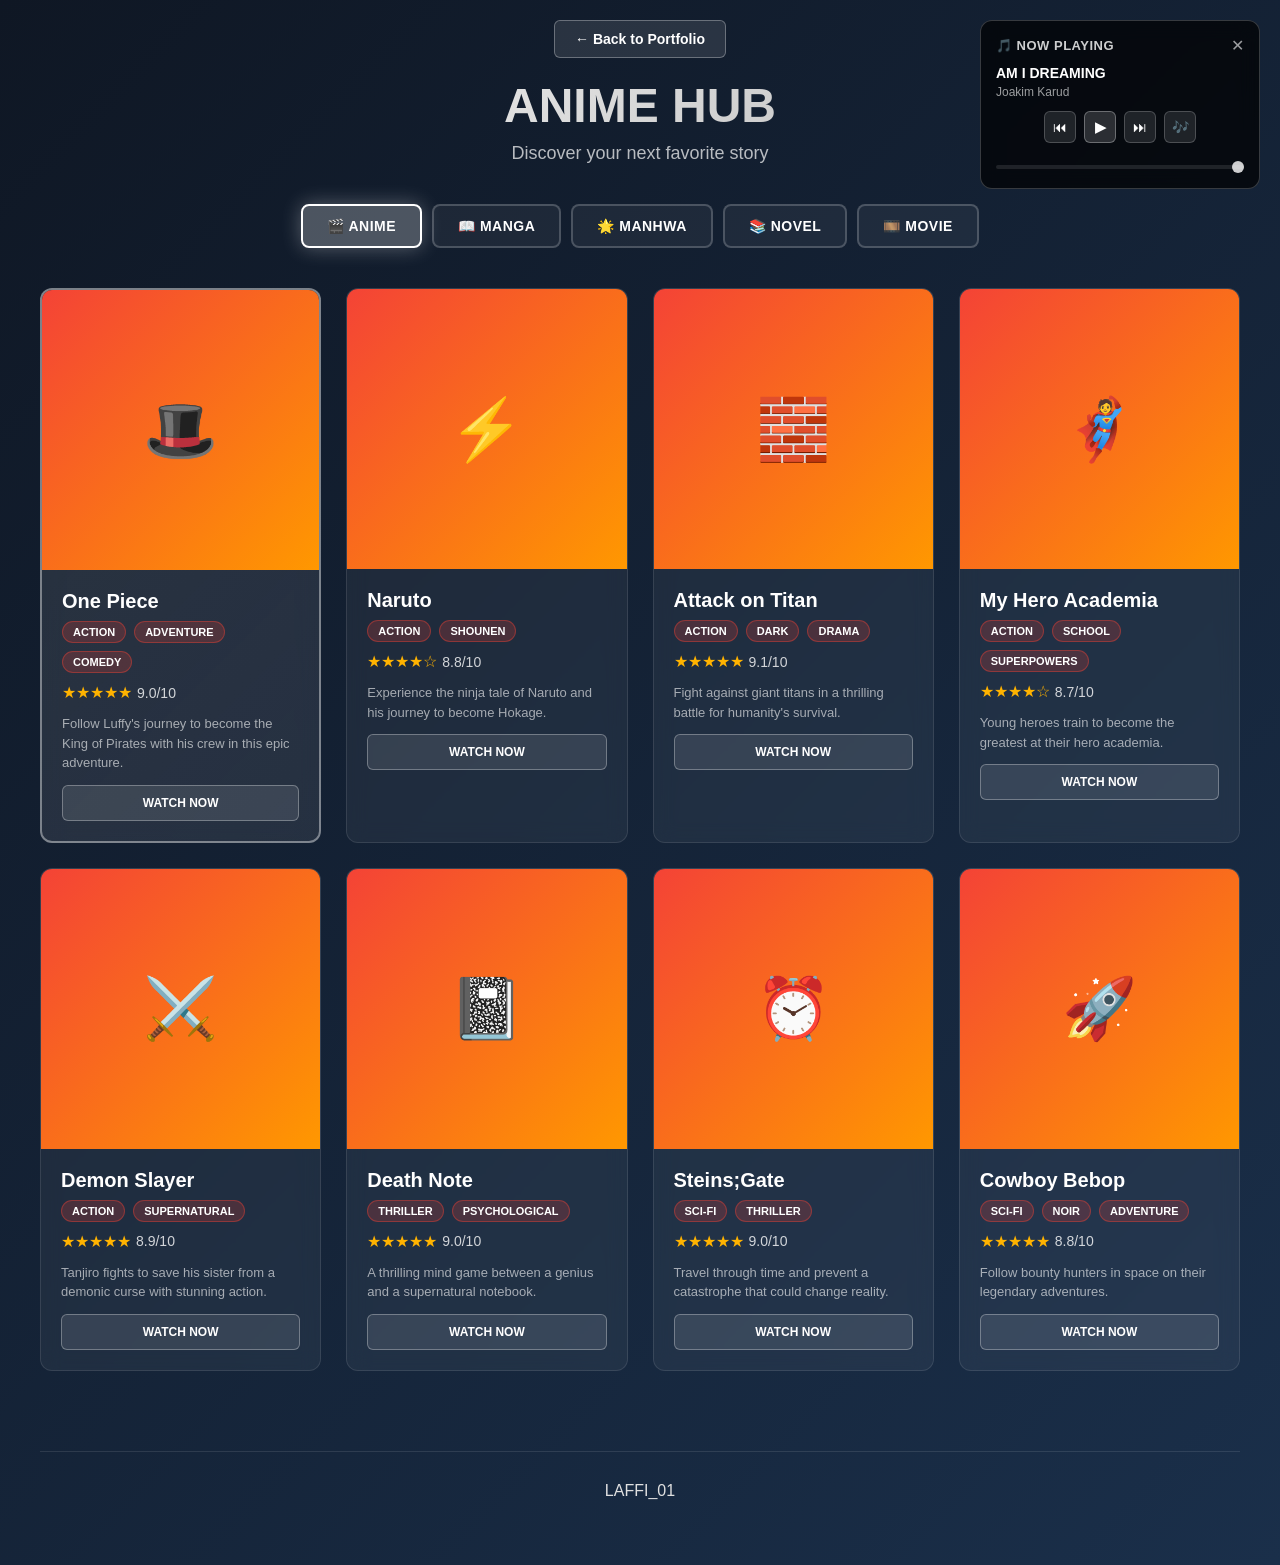
<file: anime.html>
<!DOCTYPE html>
<html lang="en">
<head>
    <meta charset="UTF-8">
    <meta name="viewport" content="width=device-width, initial-scale=1.0">
    <title>Anime Hub - LAFFI_01</title>
    <meta name="description" content="Explore anime recommendations, reviews, and discussions. Powered by LAFFI_01">
    <meta name="keywords" content="Anime, Manga, One Piece, Naruto, Reviews">
    <meta name="author" content="LAFFI_01">
    <meta property="og:title" content="Anime Hub - Explore Your Favorite Shows">
    <meta property="og:description" content="Discover anime recommendations and community discussions">
    <meta property="og:type" content="website">
    <meta name="theme-color" content="#f44336">
    <style>
        * {
            margin: 0;
            padding: 0;
            box-sizing: border-box;
        }

        body {
            font-family: 'Segoe UI', Tahoma, Geneva, Verdana, sans-serif;
            background: linear-gradient(135deg, #0f1724 0%, #1a2f4a 100%);
            color: #fff;
            min-height: 100vh;
            padding: 20px;
        }

        .container {
            max-width: 1200px;
            margin: 0 auto;
        }

        header {
            text-align: center;
            margin-bottom: 40px;
            animation: slideDown 0.6s ease;
        }

        .logo {
            font-size: 48px;
            margin-bottom: 15px;
        }

        h1 {
            font-size: 48px;
            margin-bottom: 10px;
            background: linear-gradient(135deg, #ffffff, #b0b0b0);
            -webkit-background-clip: text;
            -webkit-text-fill-color: transparent;
            background-clip: text;
        }

        .subtitle {
            font-size: 18px;
            color: rgba(255, 255, 255, 0.7);
            margin-bottom: 20px;
        }

        .nav-back {
            display: inline-block;
            padding: 10px 20px;
            background: rgba(255, 255, 255, 0.1);
            border: 1px solid rgba(255, 255, 255, 0.3);
            border-radius: 6px;
            color: #fff;
            text-decoration: none;
            cursor: pointer;
            transition: all 0.3s ease;
            font-size: 14px;
            font-weight: 600;
        }

        .nav-back:hover {
            background: rgba(255, 255, 255, 0.2);
            border-color: rgba(255, 255, 255, 0.6);
            transform: translateX(-5px);
        }

        /* Tab Navigation */
        .category-tabs {
            display: flex;
            gap: 10px;
            margin: 30px 0 40px 0;
            flex-wrap: wrap;
            justify-content: center;
            animation: slideDown 0.6s ease 0.2s both;
        }

        .category-btn {
            padding: 12px 24px;
            background: rgba(255, 255, 255, 0.05);
            border: 2px solid rgba(255, 255, 255, 0.2);
            color: #fff;
            border-radius: 8px;
            cursor: pointer;
            font-size: 14px;
            font-weight: 600;
            transition: all 0.3s ease;
            text-transform: uppercase;
            letter-spacing: 0.5px;
        }

        .category-btn:hover {
            background: rgba(255, 255, 255, 0.15);
            border-color: rgba(255, 255, 255, 0.6);
            transform: translateY(-2px);
        }

        .category-btn.active {
            background: rgba(255, 255, 255, 0.25);
            border-color: #ffffff;
            box-shadow: 0 0 20px rgba(255, 255, 255, 0.3);
        }

        .content-section {
            display: none;
        }

        .content-section.active {
            display: block;
            animation: fadeIn 0.5s ease;
        }

        .anime-grid {
            display: grid;
            grid-template-columns: repeat(auto-fit, minmax(250px, 1fr));
            gap: 25px;
            margin-top: 0;
            animation: fadeIn 0.8s ease;
        }

        .anime-card {
            background: rgba(255, 255, 255, 0.05);
            border: 1px solid rgba(255, 255, 255, 0.1);
            border-radius: 12px;
            overflow: hidden;
            transition: all 0.3s ease;
            cursor: pointer;
            backdrop-filter: blur(10px);
        }

        .anime-card:hover {
            transform: translateY(-8px);
            background: rgba(255, 255, 255, 0.1);
            border-color: rgba(255, 255, 255, 0.4);
            box-shadow: 0 8px 32px rgba(255, 255, 255, 0.15);
        }

        .anime-image {
            width: 100%;
            height: 280px;
            background: linear-gradient(135deg, #f44336, #ff9800);
            display: flex;
            align-items: center;
            justify-content: center;
            font-size: 60px;
        }

        .anime-content {
            padding: 20px;
        }

        .anime-title {
            font-size: 20px;
            font-weight: 700;
            margin-bottom: 8px;
        }

        .anime-genre {
            display: flex;
            gap: 8px;
            margin-bottom: 10px;
            flex-wrap: wrap;
        }

        .genre-tag {
            background: rgba(244, 67, 54, 0.2);
            border: 1px solid rgba(244, 67, 54, 0.4);
            padding: 4px 10px;
            border-radius: 12px;
            font-size: 11px;
            font-weight: 600;
            text-transform: uppercase;
        }

        .anime-rating {
            display: flex;
            align-items: center;
            gap: 5px;
            font-size: 14px;
            color: rgba(255, 255, 255, 0.8);
        }

        .stars {
            color: #ffb300;
            font-size: 16px;
        }

        .anime-description {
            font-size: 13px;
            color: rgba(255, 255, 255, 0.6);
            line-height: 1.5;
            margin: 12px 0;
        }

        .anime-btn {
            width: 100%;
            padding: 10px 0;
            background: rgba(255, 255, 255, 0.1);
            border: 1px solid rgba(255, 255, 255, 0.3);
            color: #fff;
            border-radius: 6px;
            cursor: pointer;
            font-weight: 600;
            font-size: 12px;
            transition: all 0.3s ease;
            text-transform: uppercase;
        }

        .anime-btn:hover {
            background: rgba(255, 255, 255, 0.2);
            border-color: rgba(255, 255, 255, 0.6);
        }

        .featured {
            background: linear-gradient(135deg, rgba(255, 255, 255, 0.1), rgba(200, 200, 200, 0.1));
            border: 2px solid rgba(255, 255, 255, 0.4);
            grid-column: span 1;
        }

        @media (max-width: 768px) {
            h1 {
                font-size: 32px;
            }

            .anime-grid {
                grid-template-columns: repeat(auto-fit, minmax(160px, 1fr));
                gap: 15px;
            }

            .anime-card {
                height: 100%;
            }

            .anime-image {
                height: 200px;
                font-size: 40px;
            }

            .anime-content {
                padding: 15px;
            }

            .anime-title {
                font-size: 16px;
            }
        }

        @keyframes slideDown {
            from {
                opacity: 0;
                transform: translateY(-20px);
            }
            to {
                opacity: 1;
                transform: translateY(0);
            }
        }

        @keyframes fadeIn {
            from {
                opacity: 0;
            }
            to {
                opacity: 1;
            }
        }

        /* Mini Music Player */
        .mini-music-player {
            position: fixed;
            top: 20px;
            right: 20px;
            background: rgba(0, 0, 0, 0.7);
            border: 1px solid rgba(255, 255, 255, 0.2);
            border-radius: 12px;
            padding: 15px;
            backdrop-filter: blur(10px);
            z-index: 1000;
            min-width: 280px;
            animation: slideDown 0.4s ease;
        }

        .mini-player-header {
            display: flex;
            align-items: center;
            justify-content: space-between;
            margin-bottom: 10px;
        }

        .mini-player-title {
            font-size: 13px;
            font-weight: 700;
            color: rgba(255, 255, 255, 0.8);
            text-transform: uppercase;
            letter-spacing: 0.5px;
        }

        .mini-player-close {
            background: none;
            border: none;
            color: rgba(255, 255, 255, 0.6);
            cursor: pointer;
            font-size: 16px;
            padding: 0;
            transition: color 0.3s ease;
        }

        .mini-player-close:hover {
            color: rgba(255, 255, 255, 1);
        }

        .mini-player-track {
            margin-bottom: 12px;
        }

        .mini-track-name {
            font-size: 14px;
            font-weight: 600;
            color: #fff;
            margin-bottom: 4px;
            white-space: nowrap;
            overflow: hidden;
            text-overflow: ellipsis;
        }

        .mini-track-artist {
            font-size: 12px;
            color: rgba(255, 255, 255, 0.6);
            white-space: nowrap;
            overflow: hidden;
            text-overflow: ellipsis;
        }

        .mini-player-controls {
            display: flex;
            gap: 8px;
            justify-content: center;
            align-items: center;
        }

        .mini-player-btn {
            background: rgba(255, 255, 255, 0.1);
            border: 1px solid rgba(255, 255, 255, 0.2);
            color: #fff;
            width: 32px;
            height: 32px;
            border-radius: 6px;
            cursor: pointer;
            display: flex;
            align-items: center;
            justify-content: center;
            font-size: 14px;
            transition: all 0.3s ease;
        }

        .mini-player-btn:hover {
            background: rgba(255, 255, 255, 0.2);
            border-color: rgba(255, 255, 255, 0.4);
        }

        .mini-player-btn.play-btn {
            background: rgba(255, 255, 255, 0.15);
            border-color: rgba(255, 255, 255, 0.3);
            font-weight: 700;
        }

        .mini-player-volume {
            width: 100%;
        }

        .mini-volume-slider {
            width: 100%;
            height: 4px;
            border-radius: 2px;
            background: rgba(255, 255, 255, 0.1);
            outline: none;
            -webkit-appearance: none;
            appearance: none;
        }

        .mini-volume-slider::-webkit-slider-thumb {
            -webkit-appearance: none;
            appearance: none;
            width: 12px;
            height: 12px;
            border-radius: 50%;
            background: rgba(255, 255, 255, 0.8);
            cursor: pointer;
            transition: all 0.3s ease;
        }

        .mini-volume-slider::-webkit-slider-thumb:hover {
            background: rgba(255, 255, 255, 1);
            box-shadow: 0 0 8px rgba(255, 255, 255, 0.6);
        }

        .mini-volume-slider::-moz-range-thumb {
            width: 12px;
            height: 12px;
            border-radius: 50%;
            background: rgba(255, 255, 255, 0.8);
            cursor: pointer;
            border: none;
            transition: all 0.3s ease;
        }

        .mini-volume-slider::-moz-range-thumb:hover {
            background: rgba(255, 255, 255, 1);
            box-shadow: 0 0 8px rgba(255, 255, 255, 0.6);
        }

        @media (max-width: 768px) {
            .mini-music-player {
                top: auto;
                bottom: 20px;
                right: 20px;
                left: 20px;
                min-width: auto;
            }
        }

        .footer {
            text-align: center;
            margin-top: 80px;
            padding: 30px;
            color: rgba(255, 255, 255, 0.5);
            border-top: 1px solid rgba(255, 255, 255, 0.1);
        }

        .footer a {
            color: #e0e0e0;
            text-decoration: none;
            transition: all 0.3s ease;
        }

        .footer a:hover {
            text-decoration: underline;
            color: #ffffff;
        }
    </style>
</head>
<body>
    <!-- Main Audio Element (for compatibility with script.js) -->
    <audio id="backgroundMusic" style="display: none;" preload="auto" crossorigin="anonymous">
        <source id="audio-source" src="music/hit-the-road.mp3" type="audio/mpeg">
        Your browser does not support the audio element.
    </audio>

    <!-- Mini Music Player -->
    <div class="mini-music-player" id="miniMusicPlayer">
        <div class="mini-player-header">
            <div class="mini-player-title">🎵 Now Playing</div>
            <button class="mini-player-close" id="closeMiniPlayer">✕</button>
        </div>
        <div class="mini-player-track">
            <div class="mini-track-name" id="miniTrackName">Loading...</div>
            <div class="mini-track-artist" id="miniTrackArtist">Music</div>
        </div>
        <div class="mini-player-controls">
            <button class="mini-player-btn" id="miniPrevBtn" title="Previous">⏮</button>
            <button class="mini-player-btn play-btn" id="miniPlayBtn" title="Play/Pause">▶</button>
            <button class="mini-player-btn" id="miniNextBtn" title="Next">⏭</button>
            <button class="mini-player-btn" id="miniBackToPlayer" title="Go to Player">🎶</button>
        </div>
        <div class="mini-player-volume" style="margin-top: 12px;">
            <input type="range" id="miniVolumeSlider" class="mini-volume-slider" min="0" max="100" value="100" title="Volume">
        </div>
    </div>

    <!-- Hidden Audio Element for Mini Music Player -->
    <audio id="miniMusicAudio" style="display: none;" preload="auto" crossorigin="anonymous">
        <source id="miniAudioSource" type="audio/mpeg">
    </audio>

    <div class="container">
        <header>
            <div style="margin-bottom: 20px;">
                <a href="index.html" class="nav-back">← Back to Portfolio</a>
            </div>
            <div class="logo"></div>
            <h1>ANIME HUB</h1>
            <p class="subtitle">Discover your next favorite story</p>
        </header>

        <!-- Category Tabs -->
        <div class="category-tabs">
            <button class="category-btn active" data-category="anime">🎬 Anime</button>
            <button class="category-btn" data-category="manga">📖 Manga</button>
            <button class="category-btn" data-category="manhwa">🌟 Manhwa</button>
            <button class="category-btn" data-category="novel">📚 Novel</button>
            <button class="category-btn" data-category="movie">🎞️ Movie</button>
        </div>

        <!-- Anime Section -->
        <div class="content-section active" data-section="anime">
            <div class="anime-grid">
            <!-- One Piece -->
            <div class="anime-card featured">
                <div class="anime-image">🎩</div>
                <div class="anime-content">
                    <h3 class="anime-title">One Piece</h3>
                    <div class="anime-genre">
                        <span class="genre-tag">Action</span>
                        <span class="genre-tag">Adventure</span>
                        <span class="genre-tag">Comedy</span>
                    </div>
                    <div class="anime-rating">
                        <span class="stars">★★★★★</span>
                        <span>9.0/10</span>
                    </div>
                    <p class="anime-description">Follow Luffy's journey to become the King of Pirates with his crew in this epic adventure.</p>
                    <button class="anime-btn">Watch Now</button>
                </div>
            </div>

            <!-- Naruto -->
            <div class="anime-card">
                <div class="anime-image">⚡</div>
                <div class="anime-content">
                    <h3 class="anime-title">Naruto</h3>
                    <div class="anime-genre">
                        <span class="genre-tag">Action</span>
                        <span class="genre-tag">Shounen</span>
                    </div>
                    <div class="anime-rating">
                        <span class="stars">★★★★☆</span>
                        <span>8.8/10</span>
                    </div>
                    <p class="anime-description">Experience the ninja tale of Naruto and his journey to become Hokage.</p>
                    <button class="anime-btn">Watch Now</button>
                </div>
            </div>

            <!-- Attack on Titan -->
            <div class="anime-card">
                <div class="anime-image">🧱</div>
                <div class="anime-content">
                    <h3 class="anime-title">Attack on Titan</h3>
                    <div class="anime-genre">
                        <span class="genre-tag">Action</span>
                        <span class="genre-tag">Dark</span>
                        <span class="genre-tag">Drama</span>
                    </div>
                    <div class="anime-rating">
                        <span class="stars">★★★★★</span>
                        <span>9.1/10</span>
                    </div>
                    <p class="anime-description">Fight against giant titans in a thrilling battle for humanity's survival.</p>
                    <button class="anime-btn">Watch Now</button>
                </div>
            </div>

            <!-- My Hero Academia -->
            <div class="anime-card">
                <div class="anime-image">🦸</div>
                <div class="anime-content">
                    <h3 class="anime-title">My Hero Academia</h3>
                    <div class="anime-genre">
                        <span class="genre-tag">Action</span>
                        <span class="genre-tag">School</span>
                        <span class="genre-tag">Superpowers</span>
                    </div>
                    <div class="anime-rating">
                        <span class="stars">★★★★☆</span>
                        <span>8.7/10</span>
                    </div>
                    <p class="anime-description">Young heroes train to become the greatest at their hero academia.</p>
                    <button class="anime-btn">Watch Now</button>
                </div>
            </div>

            <!-- Demon Slayer -->
            <div class="anime-card">
                <div class="anime-image">⚔️</div>
                <div class="anime-content">
                    <h3 class="anime-title">Demon Slayer</h3>
                    <div class="anime-genre">
                        <span class="genre-tag">Action</span>
                        <span class="genre-tag">Supernatural</span>
                    </div>
                    <div class="anime-rating">
                        <span class="stars">★★★★★</span>
                        <span>8.9/10</span>
                    </div>
                    <p class="anime-description">Tanjiro fights to save his sister from a demonic curse with stunning action.</p>
                    <button class="anime-btn">Watch Now</button>
                </div>
            </div>

            <!-- Death Note -->
            <div class="anime-card">
                <div class="anime-image">📓</div>
                <div class="anime-content">
                    <h3 class="anime-title">Death Note</h3>
                    <div class="anime-genre">
                        <span class="genre-tag">Thriller</span>
                        <span class="genre-tag">Psychological</span>
                    </div>
                    <div class="anime-rating">
                        <span class="stars">★★★★★</span>
                        <span>9.0/10</span>
                    </div>
                    <p class="anime-description">A thrilling mind game between a genius and a supernatural notebook.</p>
                    <button class="anime-btn">Watch Now</button>
                </div>
            </div>

            <!-- Steins;Gate -->
            <div class="anime-card">
                <div class="anime-image">⏰</div>
                <div class="anime-content">
                    <h3 class="anime-title">Steins;Gate</h3>
                    <div class="anime-genre">
                        <span class="genre-tag">Sci-Fi</span>
                        <span class="genre-tag">Thriller</span>
                    </div>
                    <div class="anime-rating">
                        <span class="stars">★★★★★</span>
                        <span>9.0/10</span>
                    </div>
                    <p class="anime-description">Travel through time and prevent a catastrophe that could change reality.</p>
                    <button class="anime-btn">Watch Now</button>
                </div>
            </div>

            <!-- Cowboy Bebop -->
            <div class="anime-card">
                <div class="anime-image">🚀</div>
                <div class="anime-content">
                    <h3 class="anime-title">Cowboy Bebop</h3>
                    <div class="anime-genre">
                        <span class="genre-tag">Sci-Fi</span>
                        <span class="genre-tag">Noir</span>
                        <span class="genre-tag">Adventure</span>
                    </div>
                    <div class="anime-rating">
                        <span class="stars">★★★★★</span>
                        <span>8.8/10</span>
                    </div>
                    <p class="anime-description">Follow bounty hunters in space on their legendary adventures.</p>
                    <button class="anime-btn">Watch Now</button>
                </div>
            </div>
        </div>
        </div>

        <!-- Manga Section -->
        <div class="content-section" data-section="manga">
            <div class="anime-grid">
                <!-- Berserk Manga -->
                <div class="anime-card featured">
                    <div class="anime-image">⚔️</div>
                    <div class="anime-content">
                        <h3 class="anime-title">Berserk</h3>
                        <div class="anime-genre">
                            <span class="genre-tag">Action</span>
                            <span class="genre-tag">Dark Fantasy</span>
                        </div>
                        <div class="anime-rating">
                            <span class="stars">★★★★★</span>
                            <span>9.5/10</span>
                        </div>
                        <p class="anime-description">An epic dark fantasy manga following a swordsman in his pursuit of revenge.</p>
                        <button class="anime-btn">Read Now</button>
                    </div>
                </div>

                <!-- Jojo's Bizarre Adventure Manga -->
                <div class="anime-card">
                    <div class="anime-image">👊</div>
                    <div class="anime-content">
                        <h3 class="anime-title">JoJo's Bizarre Adventure</h3>
                        <div class="anime-genre">
                            <span class="genre-tag">Action</span>
                            <span class="genre-tag">Adventure</span>
                        </div>
                        <div class="anime-rating">
                            <span class="stars">★★★★☆</span>
                            <span>8.9/10</span>
                        </div>
                        <p class="anime-description">Multiple generations of the Joestar family face supernatural threats across time.</p>
                        <button class="anime-btn">Read Now</button>
                    </div>
                </div>

                <!-- Vinland Saga Manga -->
                <div class="anime-card">
                    <div class="anime-image">⛵</div>
                    <div class="anime-content">
                        <h3 class="anime-title">Vinland Saga</h3>
                        <div class="anime-genre">
                            <span class="genre-tag">Historical</span>
                            <span class="genre-tag">Adventure</span>
                        </div>
                        <div class="anime-rating">
                            <span class="stars">★★★★★</span>
                            <span>9.2/10</span>
                        </div>
                        <p class="anime-description">A Viking warrior seeks redemption on the shores of Vinland.</p>
                        <button class="anime-btn">Read Now</button>
                    </div>
                </div>

                <!-- Fullmetal Alchemist Manga -->
                <div class="anime-card">
                    <div class="anime-image">🔬</div>
                    <div class="anime-content">
                        <h3 class="anime-title">Fullmetal Alchemist</h3>
                        <div class="anime-genre">
                            <span class="genre-tag">Action</span>
                            <span class="genre-tag">Science Fiction</span>
                        </div>
                        <div class="anime-rating">
                            <span class="stars">★★★★★</span>
                            <span>9.1/10</span>
                        </div>
                        <p class="anime-description">Two brothers seek the Philosopher's Stone to restore their bodies through alchemy.</p>
                        <button class="anime-btn">Read Now</button>
                    </div>
                </div>
            </div>
        </div>

        <!-- Manhwa Section -->
        <div class="content-section" data-section="manhwa">
            <div class="anime-grid">
                <!-- Tower of God Manhwa -->
                <div class="anime-card featured">
                    <div class="anime-image">🌀</div>
                    <div class="anime-content">
                        <h3 class="anime-title">Tower of God</h3>
                        <div class="anime-genre">
                            <span class="genre-tag">Action</span>
                            <span class="genre-tag">Adventure</span>
                        </div>
                        <div class="anime-rating">
                            <span class="stars">★★★★★</span>
                            <span>9.3/10</span>
                        </div>
                        <p class="anime-description">A mysterious tower where climbers must survive deadly challenges to reach the top.</p>
                        <button class="anime-btn">Read Now</button>
                    </div>
                </div>

                <!-- Solo Leveling Manhwa -->
                <div class="anime-card featured">
                    <div class="anime-image">✨</div>
                    <div class="anime-content">
                        <h3 class="anime-title">Solo Leveling</h3>
                        <div class="anime-genre">
                            <span class="genre-tag">Action</span>
                            <span class="genre-tag">Fantasy</span>
                        </div>
                        <div class="anime-rating">
                            <span class="stars">★★★★★</span>
                            <span>9.4/10</span>
                        </div>
                        <p class="anime-description">A weak hunter discovers a system to grow stronger and climb ranks in the hunter hierarchy.</p>
                        <button class="anime-btn">Read Now</button>
                    </div>
                </div>

                <!-- The Beginning After The End Manhwa -->
                <div class="anime-card">
                    <div class="anime-image">👑</div>
                    <div class="anime-content">
                        <h3 class="anime-title">The Beginning After The End</h3>
                        <div class="anime-genre">
                            <span class="genre-tag">Fantasy</span>
                            <span class="genre-tag">Reincarnation</span>
                        </div>
                        <div class="anime-rating">
                            <span class="stars">★★★★☆</span>
                            <span>8.7/10</span>
                        </div>
                        <p class="anime-description">A king reincarnated in a world of magic seeks to change his fate.</p>
                        <button class="anime-btn">Read Now</button>
                    </div>
                </div>

                <!-- Omniscient Reader's Viewpoint Manhwa -->
                <div class="anime-card">
                    <div class="anime-image">📖</div>
                    <div class="anime-content">
                        <h3 class="anime-title">Omniscient Reader's Viewpoint</h3>
                        <div class="anime-genre">
                            <span class="genre-tag">Fantasy</span>
                            <span class="genre-tag">Mystery</span>
                        </div>
                        <div class="anime-rating">
                            <span class="stars">★★★★★</span>
                            <span>9.0/10</span>
                        </div>
                        <p class="anime-description">A reader finds himself inside the novel he's been reading with unique knowledge of the story.</p>
                        <button class="anime-btn">Read Now</button>
                    </div>
                </div>
            </div>
        </div>

        <!-- Novel Section -->
        <div class="content-section" data-section="novel">
            <div class="anime-grid">
                <!-- Mistborn Novel -->
                <div class="anime-card featured">
                    <div class="anime-image">⏰</div>
                    <div class="anime-content">
                        <h3 class="anime-title">Mistborn</h3>
                        <div class="anime-genre">
                            <span class="genre-tag">Fantasy</span>
                            <span class="genre-tag">Adventure</span>
                        </div>
                        <div class="anime-rating">
                            <span class="stars">★★★★★</span>
                            <span>9.0/10</span>
                        </div>
                        <p class="anime-description">A street orphan discovers she has powerful magical abilities in a world of ash.</p>
                        <button class="anime-btn">Read Now</button>
                    </div>
                </div>

                <!-- The Name of the Wind Novel -->
                <div class="anime-card">
                    <div class="anime-image">🌬️</div>
                    <div class="anime-content">
                        <h3 class="anime-title">The Name of the Wind</h3>
                        <div class="anime-genre">
                            <span class="genre-tag">Fantasy</span>
                            <span class="genre-tag">Mystery</span>
                        </div>
                        <div class="anime-rating">
                            <span class="stars">★★★★☆</span>
                            <span>8.8/10</span>
                        </div>
                        <p class="anime-description">A legendary figure tells the true story of his early years and rise to fame.</p>
                        <button class="anime-btn">Read Now</button>
                    </div>
                </div>

                <!-- The Way of Kings Novel -->
                <div class="anime-card">
                    <div class="anime-image">🗡️</div>
                    <div class="anime-content">
                        <h3 class="anime-title">The Way of Kings</h3>
                        <div class="anime-genre">
                            <span class="genre-tag">Fantasy</span>
                            <span class="genre-tag">Epic</span>
                        </div>
                        <div class="anime-rating">
                            <span class="stars">★★★★★</span>
                            <span>9.2/10</span>
                        </div>
                        <p class="anime-description">An epic fantasy with multiple perspectives in a world of storms and ancient powers.</p>
                        <button class="anime-btn">Read Now</button>
                    </div>
                </div>

                <!-- Percy Jackson Novel -->
                <div class="anime-card">
                    <div class="anime-image">⚡</div>
                    <div class="anime-content">
                        <h3 class="anime-title">Percy Jackson Series</h3>
                        <div class="anime-genre">
                            <span class="genre-tag">Fantasy</span>
                            <span class="genre-tag">Adventure</span>
                        </div>
                        <div class="anime-rating">
                            <span class="stars">★★★★☆</span>
                            <span>8.5/10</span>
                        </div>
                        <p class="anime-description">A boy discovers he's the son of a Greek god and must save the world.</p>
                        <button class="anime-btn">Read Now</button>
                    </div>
                </div>
            </div>
        </div>

        <!-- Movie Section -->
        <div class="content-section" data-section="movie">
            <div class="anime-grid">
                <!-- Your Name Movie -->
                <div class="anime-card featured">
                    <div class="anime-image">🌸</div>
                    <div class="anime-content">
                        <h3 class="anime-title">Your Name</h3>
                        <div class="anime-genre">
                            <span class="genre-tag">Romance</span>
                            <span class="genre-tag">Fantasy</span>
                        </div>
                        <div class="anime-rating">
                            <span class="stars">★★★★★</span>
                            <span>9.3/10</span>
                        </div>
                        <p class="anime-description">Two teenagers mysteriously swap bodies across time in this beautiful tale.</p>
                        <button class="anime-btn">Watch Now</button>
                    </div>
                </div>

                <!-- A Silent Voice Movie -->
                <div class="anime-card featured">
                    <div class="anime-image">🤝</div>
                    <div class="anime-content">
                        <h3 class="anime-title">A Silent Voice</h3>
                        <div class="anime-genre">
                            <span class="genre-tag">Drama</span>
                            <span class="genre-tag">Romance</span>
                        </div>
                        <div class="anime-rating">
                            <span class="stars">★★★★★</span>
                            <span>9.1/10</span>
                        </div>
                        <p class="anime-description">A story of redemption as a boy seeks to make amends with the deaf girl he bullied.</p>
                        <button class="anime-btn">Watch Now</button>
                    </div>
                </div>

                <!-- Demon Slayer Movie -->
                <div class="anime-card">
                    <div class="anime-image">🔥</div>
                    <div class="anime-content">
                        <h3 class="anime-title">Demon Slayer: Mugen Train</h3>
                        <div class="anime-genre">
                            <span class="genre-tag">Action</span>
                            <span class="genre-tag">Supernatural</span>
                        </div>
                        <div class="anime-rating">
                            <span class="stars">★★★★★</span>
                            <span>8.9/10</span>
                        </div>
                        <p class="anime-description">Tanjiro faces powerful demons on a mysterious train filled with illusions.</p>
                        <button class="anime-btn">Watch Now</button>
                    </div>
                </div>

                <!-- Weathering with You Movie -->
                <div class="anime-card">
                    <div class="anime-image">⛅</div>
                    <div class="anime-content">
                        <h3 class="anime-title">Weathering with You</h3>
                        <div class="anime-genre">
                            <span class="genre-tag">Romance</span>
                            <span class="genre-tag">Fantasy</span>
                        </div>
                        <div class="anime-rating">
                            <span class="stars">★★★★☆</span>
                            <span>8.7/10</span>
                        </div>
                        <p class="anime-description">A boy meets a girl who can control the weather in this visually stunning film.</p>
                        <button class="anime-btn">Watch Now</button>
                    </div>
                </div>
            </div>
        </div>

        <div class="footer">
            <p> <a href="index.html">LAFFI_01</a> </p>
            <p style="margin-top: 15px; font-size: 12px;"></p>
        </div>
    </div>

    <script>
        // Category tab switching
        document.querySelectorAll('.category-btn').forEach(btn => {
            btn.addEventListener('click', function() {
                const category = this.getAttribute('data-category');
                
                // Update active button
                document.querySelectorAll('.category-btn').forEach(b => b.classList.remove('active'));
                this.classList.add('active');
                
                // Update active section
                document.querySelectorAll('.content-section').forEach(section => section.classList.remove('active'));
                document.querySelector(`[data-section="${category}"]`).classList.add('active');
            });
        });

        // Add smooth scroll behavior
        document.querySelectorAll('a').forEach(link => {
            link.addEventListener('click', function(e) {
                if (this.getAttribute('href').startsWith('#')) {
                    e.preventDefault();
                    const target = document.querySelector(this.getAttribute('href'));
                    if (target) {
                        target.scrollIntoView({ behavior: 'smooth' });
                    }
                }
            });
        });

        // Add watch button interactions
        document.querySelectorAll('.anime-btn').forEach(btn => {
            btn.addEventListener('click', function() {
                const title = this.parentElement.querySelector('.anime-title').textContent;
                const buttonText = this.textContent;
                alert(`🎬 Great choice! Check official streaming platforms to ${buttonText.toLowerCase()} "${title}"`);
            });
        });

        // --- MINI MUSIC PLAYER ---
        // Variables to sync with index.html
        let miniPlaylist = [];
        let miniCurrentTrackIndex = 0;
        let miniIsPlaying = false;
        const miniAudio = document.getElementById('miniMusicAudio');
        const miniAudioSource = document.getElementById('miniAudioSource');

        // Sync volume from sessionStorage (from index.html)
        function syncVolumeFromSessionStorage() {
            const savedVolume = sessionStorage.getItem('currentVolume');
            const miniVolumeSlider = document.getElementById('miniVolumeSlider');
            
            if (savedVolume !== null) {
                const volume = parseInt(savedVolume) / 100;
                if (miniAudio) {
                    miniAudio.volume = volume;
                }
                if (miniVolumeSlider) {
                    miniVolumeSlider.value = savedVolume;
                }
            }
        }

        // Save mini playback state with timestamp
        function saveMiniPlaybackState() {
            const state = {
                trackIndex: miniCurrentTrackIndex,
                currentTime: (miniAudio && !isNaN(miniAudio.currentTime)) ? miniAudio.currentTime : 0,
                isPlaying: miniIsPlaying,
                volume: (miniAudio && miniAudio.volume !== undefined) ? Math.round(miniAudio.volume * 100) : 100,
                timestamp: Date.now()
            };
            sessionStorage.setItem('musicPlaybackState', JSON.stringify(state));
        }

        // Periodically check for volume changes from index.html
        function setupVolumeSync() {
            let lastVolume = sessionStorage.getItem('currentVolume');
            setInterval(() => {
                const currentStoredVolume = sessionStorage.getItem('currentVolume');
                if (currentStoredVolume !== lastVolume) {
                    syncVolumeFromSessionStorage();
                    lastVolume = currentStoredVolume;
                }
            }, 300);
        }

        // Setup auto-save for playback state while playing
        let lastAutoSaveTime = 0;
        function setupMiniAutoSave() {
            if (miniAudio) {
                miniAudio.addEventListener('timeupdate', () => {
                    if (miniIsPlaying) {
                        const now = Date.now();
                        // Only save every 1 second to avoid excessive sessionStorage writes
                        if (now - lastAutoSaveTime > 1000) {
                            saveMiniPlaybackState();
                            lastAutoSaveTime = now;
                        }
                    }
                });
            }
        }

        // Initialize mini music player
        async function initMiniMusicPlayer() {
            // Load playlist from sessionStorage or fetch
            await loadMiniPlaylist();
            
            // Restore state after playlist is loaded
            restoreMiniPlaybackState();
            
            // Sync volume from index.html
            syncVolumeFromSessionStorage();
            
            // Setup controls
            const miniPlayBtn = document.getElementById('miniPlayBtn');
            const miniPrevBtn = document.getElementById('miniPrevBtn');
            const miniNextBtn = document.getElementById('miniNextBtn');
            const closeMiniBtn = document.getElementById('closeMiniPlayer');
            const backToPlayerBtn = document.getElementById('miniBackToPlayer');

            if (miniPlayBtn) miniPlayBtn.addEventListener('click', miniTogglePlay);
            if (miniPrevBtn) miniPrevBtn.addEventListener('click', miniPreviousTrack);
            if (miniNextBtn) miniNextBtn.addEventListener('click', miniNextTrack);
            if (closeMiniBtn) closeMiniBtn.addEventListener('click', () => {
                document.getElementById('miniMusicPlayer').style.display = 'none';
            });
            if (backToPlayerBtn) backToPlayerBtn.addEventListener('click', () => {
                // Save current playback state before navigating
                saveMiniPlaybackState();
                // Navigate back to index.html - music will continue from saved state
                window.location.href = 'index.html';
            });

            // Volume control
            const miniVolumeSlider = document.getElementById('miniVolumeSlider');
            if (miniVolumeSlider) {
                miniVolumeSlider.addEventListener('input', (e) => {
                    const volumeValue = parseInt(e.target.value);
                    const volume = volumeValue / 100;
                    if (miniAudio) {
                        miniAudio.volume = volume;
                    }
                    // Save to sessionStorage so it syncs with index.html
                    // Ensure we save it as a string integer (0-100)
                    sessionStorage.setItem('currentVolume', String(volumeValue));
                });
            }

            // Audio event listeners
            if (miniAudio) {
                miniAudio.addEventListener('ended', miniNextTrack);
                miniAudio.addEventListener('error', () => {
                    console.warn('Audio playback error');
                    console.warn('Error code:', miniAudio.error?.code);
                    if (miniPlaylist.length > 0) {
                        console.warn('Current track URL:', miniPlaylist[miniCurrentTrackIndex]?.url);
                    }
                    miniIsPlaying = false;
                    updateMiniPlayer();
                });
            }

            // Setup auto-save for continuous state updates
            setupMiniAutoSave();

            // Update player immediately and every 200ms for smooth experience
            updateMiniPlayer();
            setInterval(updateMiniPlayer, 200);
            
            // Setup volume sync from index.html
            setupVolumeSync();
        }

        async function loadMiniPlaylist() {
            // First, try to get playlist from sessionStorage (if already loaded from index.html)
            const savedPlaylist = sessionStorage.getItem('playlistData');
            if (savedPlaylist) {
                try {
                    miniPlaylist = JSON.parse(savedPlaylist);
                    console.log('Loaded playlist from sessionStorage:', miniPlaylist.length, 'tracks');
                    return true;
                } catch (error) {
                    console.warn('Could not parse saved playlist:', error);
                }
            }
            
            // If not in sessionStorage, fetch it from file
            try {
                const response = await fetch('music/playlist.json');
                if (response.ok) {
                    miniPlaylist = await response.json();
                    console.log('Loaded playlist from file:', miniPlaylist.length, 'tracks');
                    // Store it in sessionStorage for future use
                    sessionStorage.setItem('playlistData', JSON.stringify(miniPlaylist));
                    return true;
                } else {
                    console.warn('Failed to fetch playlist:', response.status);
                }
            } catch (error) {
                console.warn('Could not load playlist:', error);
            }
            
            console.warn('Playlist is empty or failed to load');
            return false;
        }

        function restoreMiniPlaybackState() {
            const saved = sessionStorage.getItem('musicPlaybackState');
            if (saved && miniPlaylist.length > 0) {
                try {
                    const state = JSON.parse(saved);
                    miniCurrentTrackIndex = Math.min(state.trackIndex || 0, miniPlaylist.length - 1);
                    miniIsPlaying = state.isPlaying || false;
                    
                    // Calculate elapsed time since last save
                    const elapsedTime = (Date.now() - (state.timestamp || Date.now())) / 1000;
                    const newCurrentTime = (state.currentTime || 0) + elapsedTime;
                    
                    loadTrackToAudio();
                    
                    // Wait for audio to load, then seek and play
                    if (miniAudio) {
                        miniAudio.addEventListener('canplay', function onCanPlay() {
                            miniAudio.removeEventListener('canplay', onCanPlay);
                            const trackDuration = miniAudio.duration || miniPlaylist[miniCurrentTrackIndex]?.duration || 0;
                            miniAudio.currentTime = Math.min(newCurrentTime, trackDuration - 1);
                            
                            if (miniIsPlaying) {
                                miniAudio.play().catch(err => {
                                    console.warn('Could not auto-play audio:', err);
                                    miniIsPlaying = false;
                                });
                            }
                        }, { once: true });
                        
                        // Timeout in case canplay doesn't fire
                        setTimeout(() => {
                            const trackDuration = miniAudio.duration || miniPlaylist[miniCurrentTrackIndex]?.duration || 0;
                            if (miniAudio.currentTime === 0) {
                                miniAudio.currentTime = Math.min(newCurrentTime, trackDuration - 1);
                            }
                            if (miniIsPlaying && miniAudio.paused) {
                                miniAudio.play().catch(err => {
                                    console.warn('Could not auto-play audio:', err);
                                });
                            }
                        }, 500);
                    }
                } catch (error) {
                    console.error('Error restoring state:', error);
                    miniCurrentTrackIndex = 0;
                    loadTrackToAudio();
                }
            } else if (miniPlaylist.length === 0) {
                miniCurrentTrackIndex = 0;
            }
            updateMiniPlayer();
        }

        function loadTrackToAudio() {
            if (miniPlaylist.length === 0 || !miniAudio || !miniAudioSource) {
                console.warn('Cannot load track: playlist empty or audio elements missing', {
                    playlistLength: miniPlaylist.length,
                    miniAudio: !!miniAudio,
                    miniAudioSource: !!miniAudioSource
                });
                return;
            }
            
            const track = miniPlaylist[miniCurrentTrackIndex];
            if (track && track.url) {
                console.log('Loading track:', track.title, 'URL:', track.url);
                miniAudioSource.src = track.url;
                miniAudio.load();
            } else {
                console.warn('Track not found or missing URL:', track);
            }
        }

        function updateMiniPlayer() {
            if (miniPlaylist.length === 0) {
                document.getElementById('miniTrackName').textContent = 'No music loaded';
                document.getElementById('miniTrackArtist').textContent = 'Load playlist from main player';
                return;
            }

            const track = miniPlaylist[miniCurrentTrackIndex];
            const playBtn = document.getElementById('miniPlayBtn');
            const trackName = document.getElementById('miniTrackName');
            const trackArtist = document.getElementById('miniTrackArtist');

            if (trackName) trackName.textContent = track.title || 'Unknown';
            if (trackArtist) trackArtist.textContent = track.artist || 'Artist';
            
            // Check if audio is actually playing
            const isAudioPlaying = miniAudio && !miniAudio.paused;
            if (playBtn) playBtn.textContent = isAudioPlaying ? '⏸' : '▶';

            // Check sessionStorage for real-time updates from main player
            try {
                const saved = sessionStorage.getItem('musicPlaybackState');
                if (saved) {
                    const state = JSON.parse(saved);
                    const newIndex = state.trackIndex || 0;
                    if (newIndex !== miniCurrentTrackIndex) {
                        miniCurrentTrackIndex = newIndex;
                        loadTrackToAudio();
                        const newTrack = miniPlaylist[miniCurrentTrackIndex];
                        if (trackName) trackName.textContent = newTrack.title || 'Unknown';
                        if (trackArtist) trackArtist.textContent = newTrack.artist || 'Artist';
                    }
                }
            } catch (error) {
                // Ignore parse errors
            }
        }

        function miniTogglePlay() {
            if (!miniAudio || miniPlaylist.length === 0) return;
            
            if (miniAudio.paused) {
                // Play the audio - wait for canplay event if not ready
                const playAudio = () => {
                    miniAudio.play().catch(err => {
                        console.warn('Could not play audio:', err);
                        miniIsPlaying = false;
                    });
                    miniIsPlaying = true;
                    miniAudio.removeEventListener('canplay', playAudio);
                };
                
                if (miniAudio.readyState >= 2) {
                    // Audio is ready, play immediately
                    playAudio();
                } else {
                    // Wait for audio to be ready
                    miniAudio.addEventListener('canplay', playAudio, { once: true });
                    // Timeout fallback
                    setTimeout(() => {
                        if (miniAudio.paused && miniIsPlaying) {
                            playAudio();
                        }
                    }, 1500);
                }
            } else {
                // Pause the audio
                miniAudio.pause();
                miniIsPlaying = false;
            }
            
            // Update sessionStorage so index.html knows
            saveMiniPlaybackState();
            updateMiniPlayer();
        }

        function miniNextTrack() {
            if (miniPlaylist.length === 0) return;
            
            miniCurrentTrackIndex = (miniCurrentTrackIndex + 1) % miniPlaylist.length;
            loadTrackToAudio();
            
            if (miniAudio) {
                miniAudio.play().catch(err => {
                    console.warn('Could not play audio:', err);
                });
                miniIsPlaying = true;
            }
            
            saveMiniPlaybackState();
            updateMiniPlayer();
        }

        function miniPreviousTrack() {
            if (miniPlaylist.length === 0) return;
            
            miniCurrentTrackIndex = (miniCurrentTrackIndex - 1 + miniPlaylist.length) % miniPlaylist.length;
            loadTrackToAudio();
            
            if (miniAudio) {
                miniAudio.play().catch(err => {
                    console.warn('Could not play audio:', err);
                });
                miniIsPlaying = true;
            }
            
            saveMiniPlaybackState();
            updateMiniPlayer();
        }

        // Save state when navigating away via back link
        document.addEventListener('DOMContentLoaded', () => {
            const backLink = document.querySelector('.nav-back');
            if (backLink) {
                backLink.addEventListener('click', () => {
                    saveMiniPlaybackState();
                });
            }
        });

        // Initialize on page load
        document.addEventListener('DOMContentLoaded', initMiniMusicPlayer);

        // Save playback state before leaving the page
        window.addEventListener('beforeunload', saveMiniPlaybackState);
    </script>
</body>
</html>
</file>
